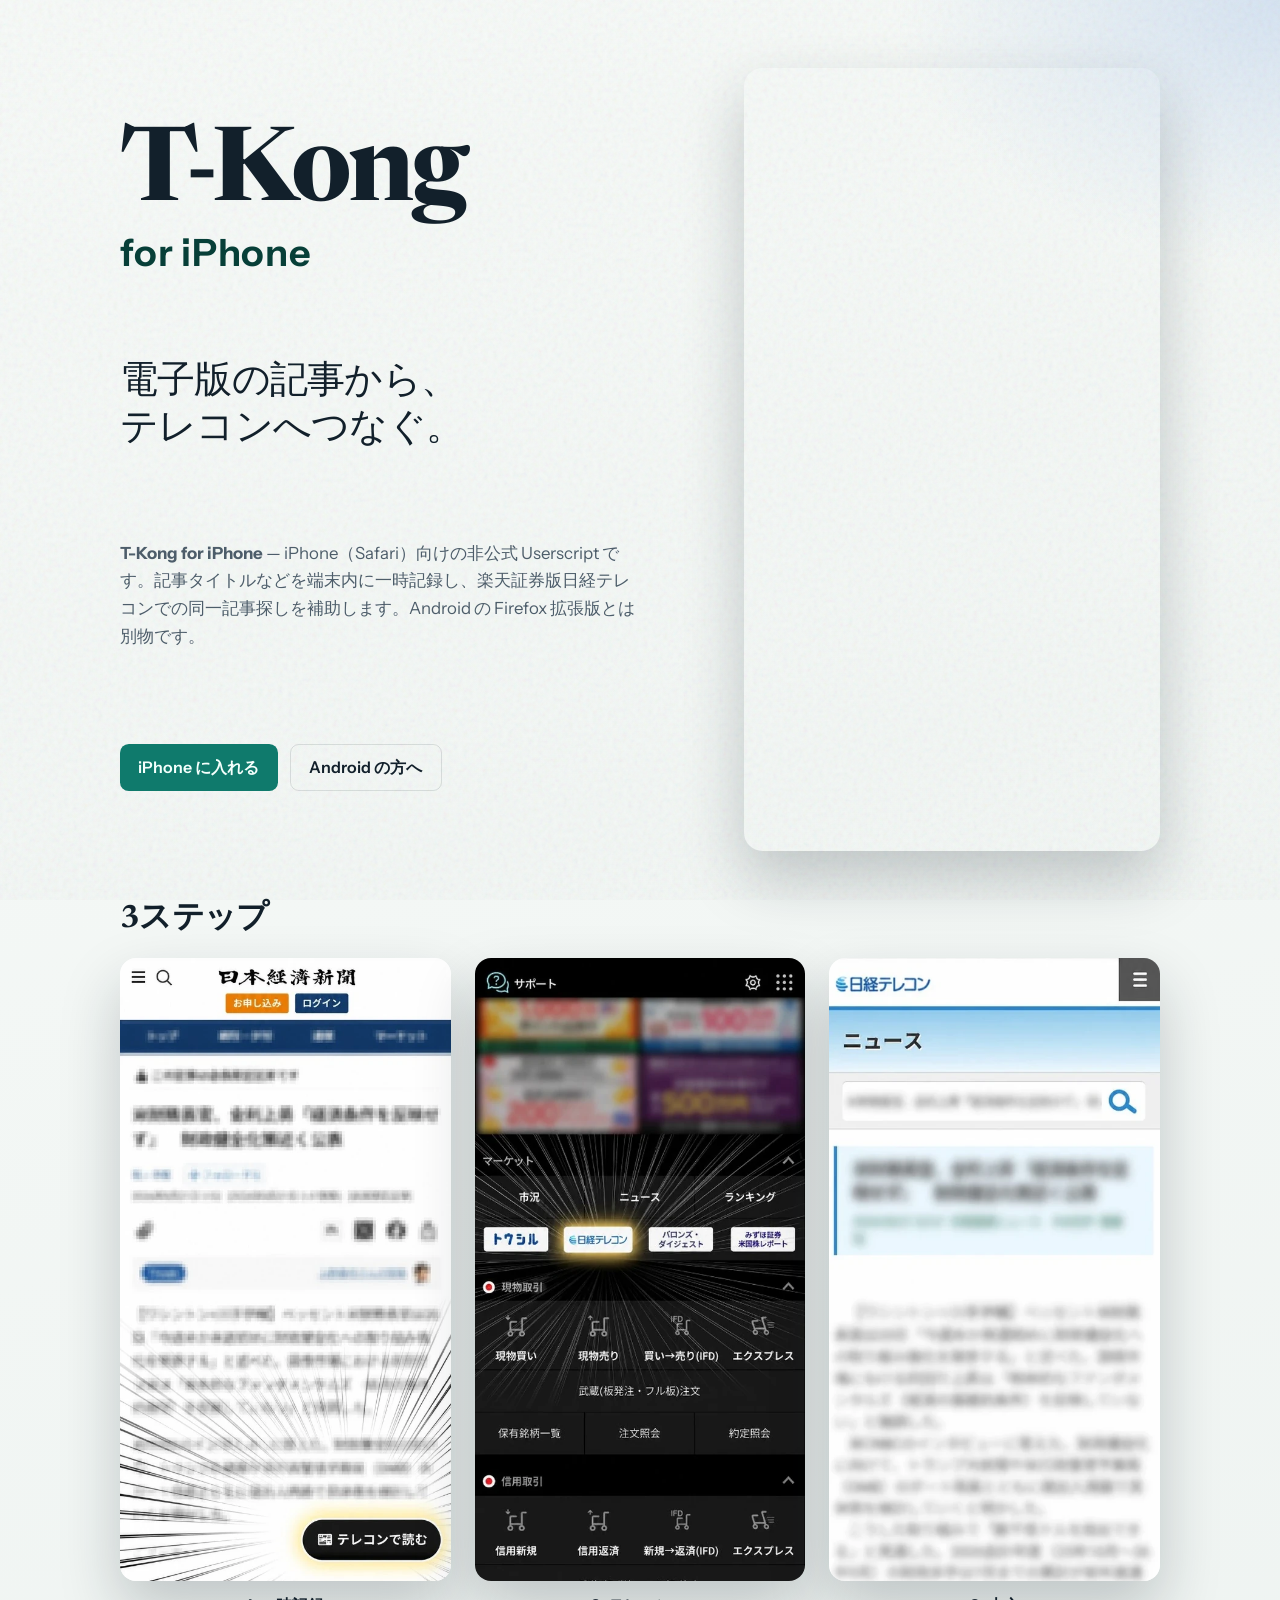
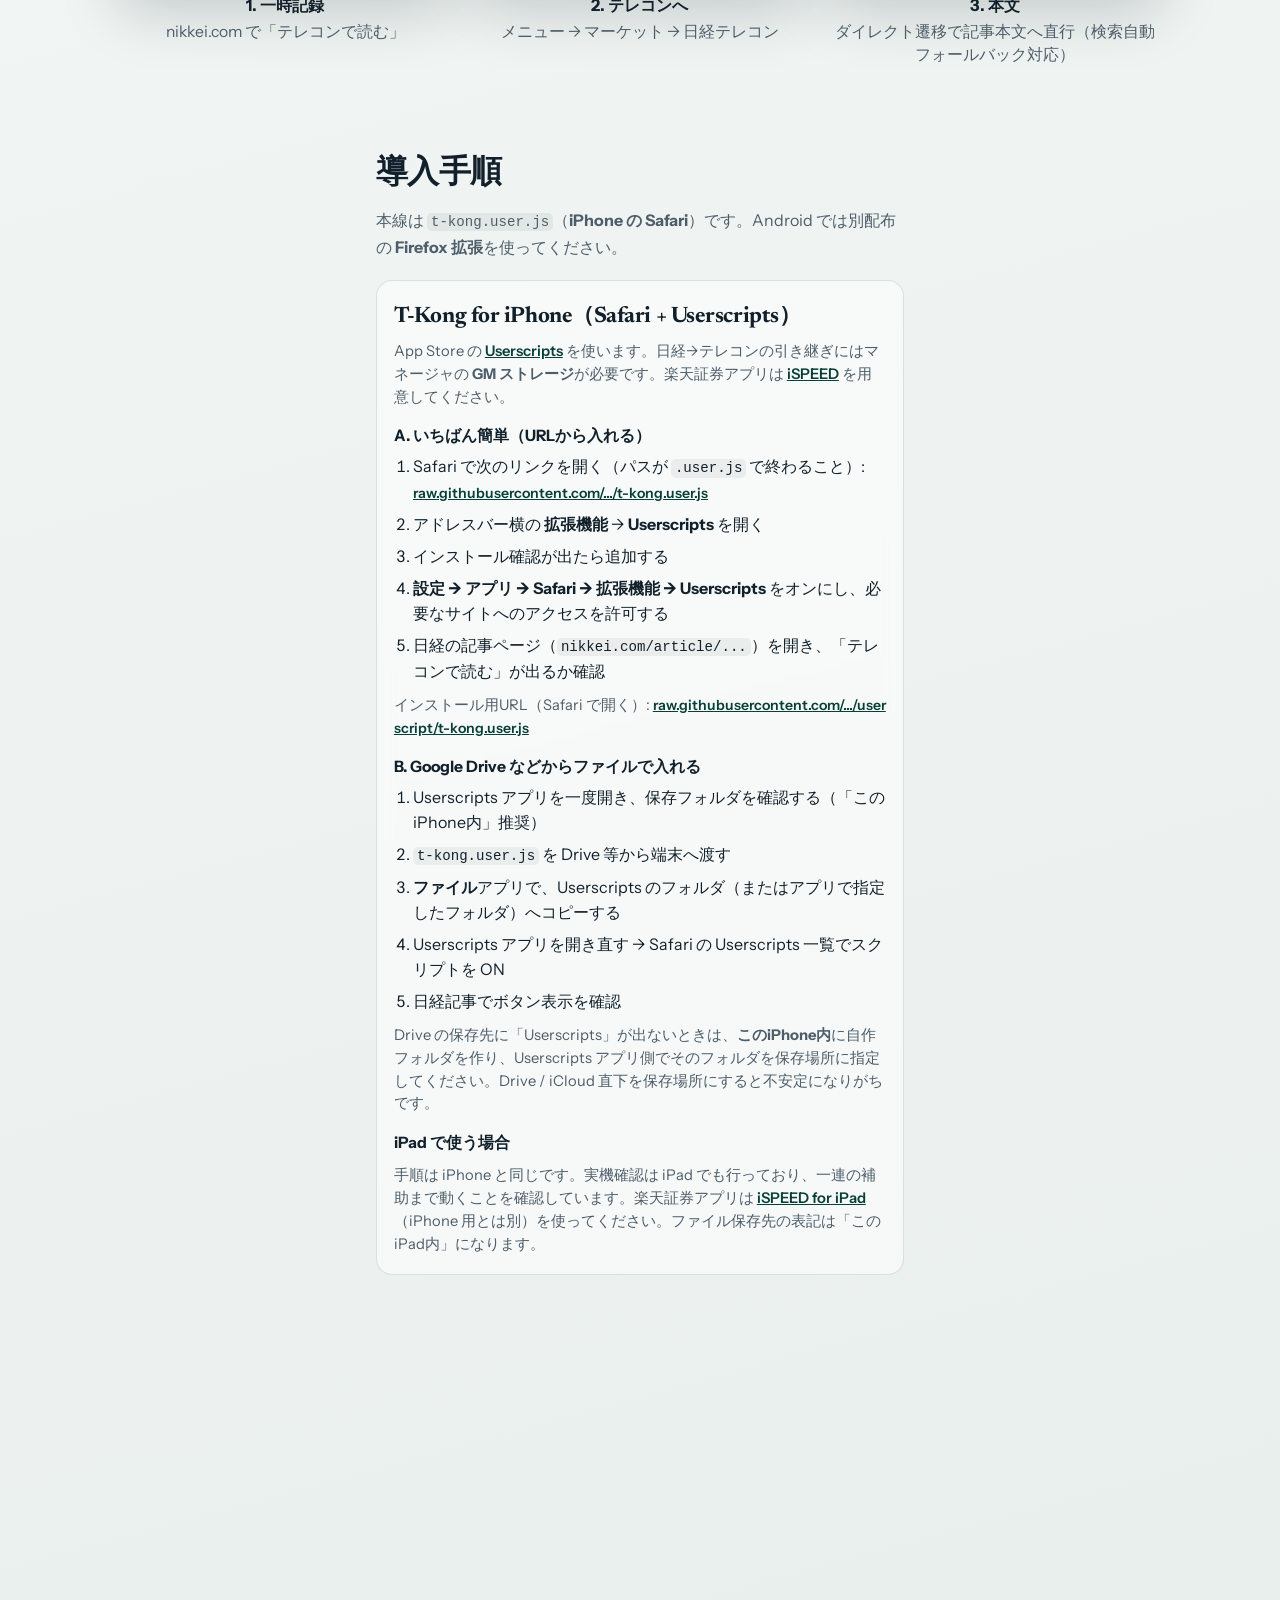
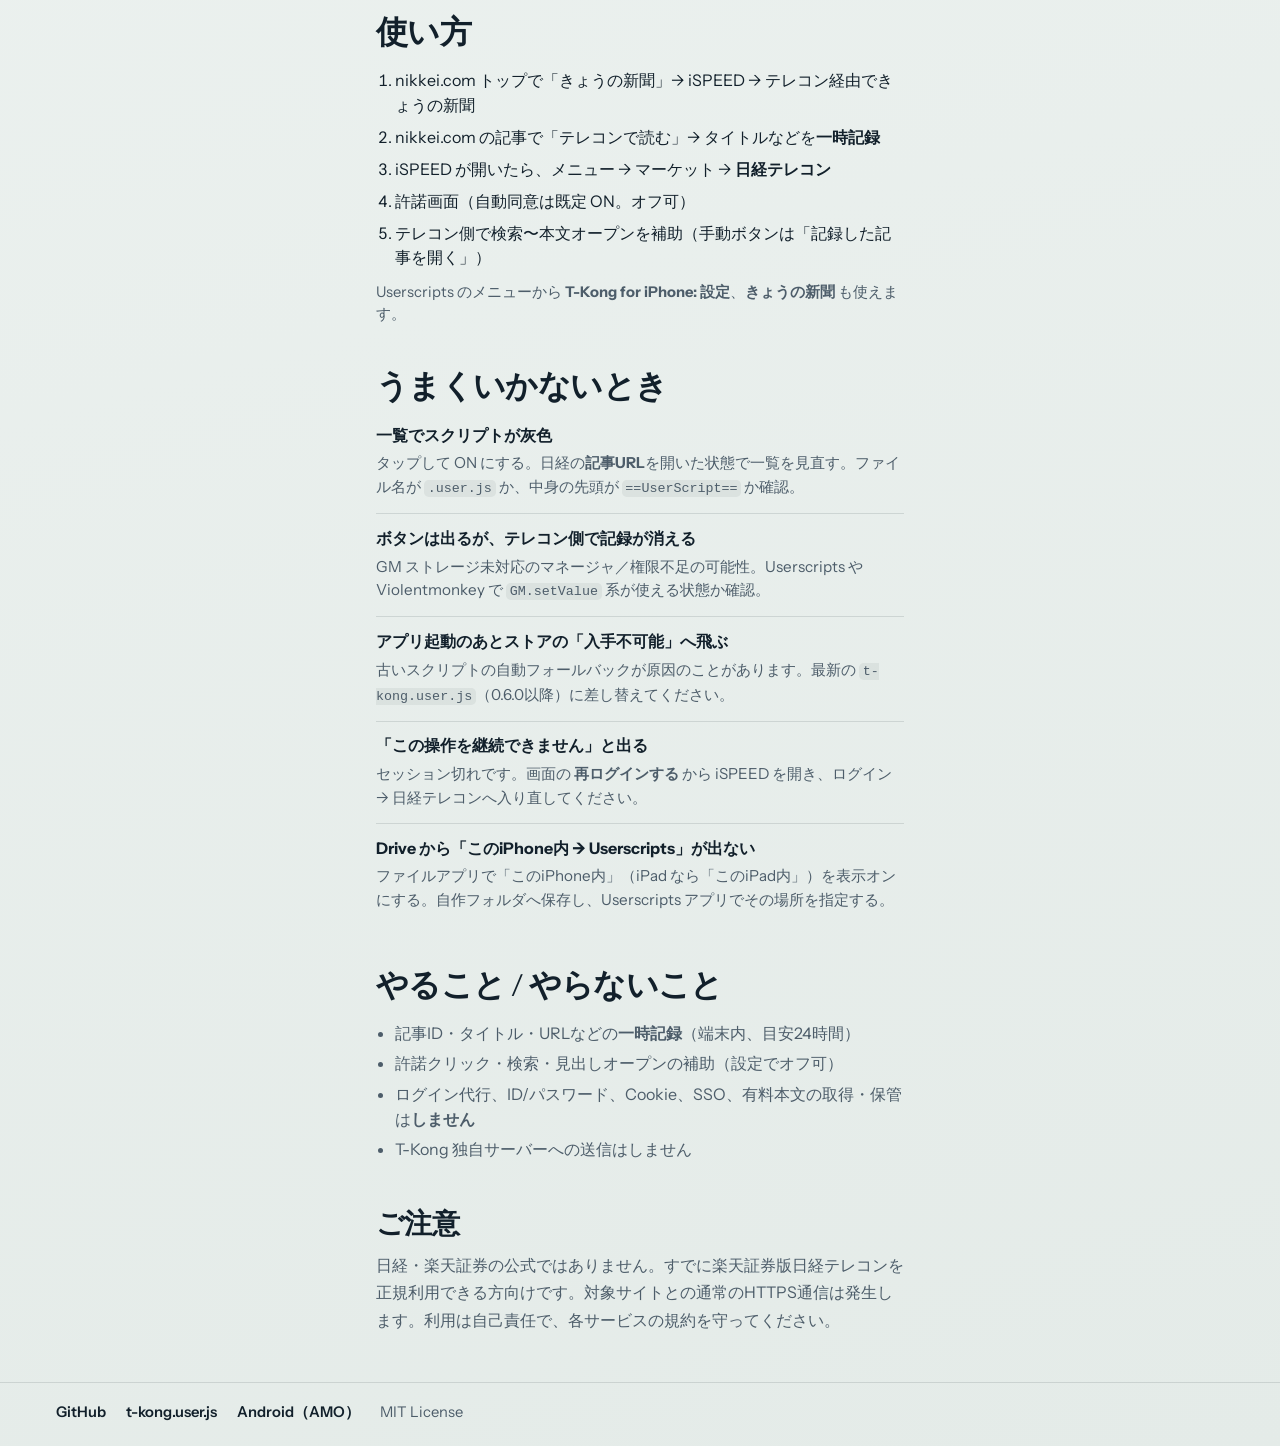
<file: docs/index.html>
<!DOCTYPE html>
<html lang="ja">
  <head>
    <meta charset="utf-8" />
    <meta name="viewport" content="width=device-width, initial-scale=1" />
    <title>T-Kong for iPhone — 導入サポート</title>
    <meta
      name="description"
      content="iPhoneのSafari向け非公式Userscript。日経記事の手がかりを一時記録し、楽天証券版日経テレコンでの同一記事探しを補助。AndroidはFirefox拡張を推奨。"
    />
    <link rel="preconnect" href="https://fonts.googleapis.com" />
    <link rel="preconnect" href="https://fonts.gstatic.com" crossorigin />
    <link
      href="https://fonts.googleapis.com/css2?family=Instrument+Sans:wght@400;600;700&family=Newsreader:opsz,wght@6..72,500;6..72,700&display=swap"
      rel="stylesheet"
    />
    <link rel="stylesheet" href="styles.css" />
    <link rel="icon" href="icon-48.png" />
    <script async src="https://www.googletagmanager.com/gtag/js?id=G-XTFW2QY3KK"></script>
    <script src="https://ayamoke.github.io/assets/analytics.js"></script>
  </head>
  <body>
    <div class="grain" aria-hidden="true"></div>

    <header class="hero">
      <p class="brand">T-Kong</p>
      <p class="brand-sub">for iPhone</p>
      <h1 class="tagline">電子版の記事から、<br />テレコンへつなぐ。</h1>
      <div class="hero-visual">
        <picture>
          <source
            media="(max-width: 859px)"
            srcset="media/hero-mobile.webp"
            type="image/webp"
          />
          <img
            class="hero-shot"
            src="media/hero.webp"
            width="544"
            height="1024"
            alt="「テレコンで読む」ボタンが目立って表示された日経記事画面"
            decoding="async"
            fetchpriority="high"
          />
        </picture>
      </div>
      <p class="lead">
        <strong>T-Kong for iPhone</strong> — iPhone（Safari）向けの非公式 Userscript です。記事タイトルなどを端末内に一時記録し、楽天証券版日経テレコンでの同一記事探しを補助します。Android の Firefox 拡張版とは別物です。
      </p>
      <div class="actions">
        <a class="btn primary" href="#install-ios">iPhone に入れる</a>
        <a class="btn ghost" href="#install-android">Android の方へ</a>
      </div>
    </header>

    <section class="flow" aria-label="使い方の流れ">
      <h2 class="flow-title">3ステップ</h2>
      <ol class="flow-list">
        <li class="flow-item">
          <figure>
            <img
              src="media/step-1.webp"
              width="544"
              height="1024"
              alt="「テレコンで読む」ボタンが強調表示された画面"
              loading="lazy"
              decoding="async"
            />
            <figcaption>
              <strong>1. 一時記録</strong>
              nikkei.com で「テレコンで読む」
            </figcaption>
          </figure>
        </li>
        <li class="flow-item">
          <figure>
            <img
              src="media/step-2.webp"
              width="544"
              height="1024"
              alt="iSPEEDのマーケット画面で日経テレコンが強調されている様子"
              loading="lazy"
              decoding="async"
            />
            <figcaption>
              <strong>2. テレコンへ</strong>
              メニュー → マーケット → 日経テレコン
            </figcaption>
          </figure>
        </li>
        <li class="flow-item">
          <figure>
            <img
              src="media/step-3.webp"
              width="544"
              height="1024"
              alt="日経テレコンのニュース画面（本文はぼかし）"
              loading="lazy"
              decoding="async"
            />
            <figcaption>
              <strong>3. 本文</strong>
              ダイレクト遷移で記事本文へ直行（検索自動フォールバック対応）
            </figcaption>
          </figure>
        </li>
      </ol>
    </section>

    <section class="guide" id="install">
      <h2 class="guide-title">導入手順</h2>
      <p class="guide-lead">
        本線は <code>t-kong.user.js</code>（<strong>iPhone の Safari</strong>）です。Android では別配布の
        <strong>Firefox 拡張</strong>を使ってください。
      </p>

      <article class="guide-card" id="install-ios">
        <h3>T-Kong for iPhone（Safari + Userscripts）</h3>
        <p class="guide-note">
          App Store の
          <a href="https://apps.apple.com/app/userscripts/id1463298887">Userscripts</a>
          を使います。日経→テレコンの引き継ぎにはマネージャの <strong>GM ストレージ</strong>が必要です。楽天証券アプリは
          <a href="https://apps.apple.com/jp/app/ispeed-%E6%A5%BD%E5%A4%A9%E8%A8%BC%E5%88%B8%E3%81%AE%E6%A0%AA%E3%82%A2%E3%83%97%E3%83%AA/id389339704">iSPEED</a>
          を用意してください。
        </p>

        <h4>A. いちばん簡単（URLから入れる）</h4>
        <ol class="guide-steps">
          <li>
            Safari で次のリンクを開く（パスが <code>.user.js</code> で終わること）:<br />
            <a
              class="mono-link"
              href="https://raw.githubusercontent.com/AyaMoke/T-Kong-iPhone/main/userscript/t-kong.user.js"
              >raw.githubusercontent.com/.../t-kong.user.js</a
            >
          </li>
          <li>アドレスバー横の <strong>拡張機能</strong> → <strong>Userscripts</strong> を開く</li>
          <li>インストール確認が出たら追加する</li>
          <li>
            <strong>設定 → アプリ → Safari → 拡張機能 → Userscripts</strong> をオンにし、必要なサイトへのアクセスを許可する
          </li>
          <li>
            日経の記事ページ（<code>nikkei.com/article/...</code>）を開き、「テレコンで読む」が出るか確認
          </li>
        </ol>
        <p class="guide-note">
          インストール用URL（Safari で開く）:
          <a
            class="mono-link"
            href="https://raw.githubusercontent.com/AyaMoke/T-Kong-iPhone/main/userscript/t-kong.user.js"
            >raw.githubusercontent.com/.../userscript/t-kong.user.js</a
          >
        </p>

        <h4>B. Google Drive などからファイルで入れる</h4>
        <ol class="guide-steps">
          <li>Userscripts アプリを一度開き、保存フォルダを確認する（「このiPhone内」推奨）</li>
          <li><code>t-kong.user.js</code> を Drive 等から端末へ渡す</li>
          <li>
            <strong>ファイル</strong>アプリで、Userscripts のフォルダ（またはアプリで指定したフォルダ）へコピーする
          </li>
          <li>Userscripts アプリを開き直す → Safari の Userscripts 一覧でスクリプトを ON</li>
          <li>日経記事でボタン表示を確認</li>
        </ol>
        <p class="guide-note">
          Drive の保存先に「Userscripts」が出ないときは、<strong>このiPhone内</strong>に自作フォルダを作り、Userscripts アプリ側でそのフォルダを保存場所に指定してください。Drive / iCloud 直下を保存場所にすると不安定になりがちです。
        </p>

        <h4>iPad で使う場合</h4>
        <p class="guide-note">
          手順は iPhone と同じです。実機確認は iPad でも行っており、一連の補助まで動くことを確認しています。楽天証券アプリは
          <a href="https://apps.apple.com/jp/app/ispeed-for-ipad-%E6%A5%BD%E5%A4%A9%E8%A8%BC%E5%88%B8%E3%81%AE%E6%A0%AA%E3%82%A2%E3%83%97%E3%83%AA/id421798565">iSPEED for iPad</a>
          （iPhone 用とは別）を使ってください。ファイル保存先の表記は「このiPad内」になります。
        </p>
      </article>

      <article class="guide-card" id="install-android">
        <h3>Android — Firefox 拡張を推奨</h3>
        <p class="guide-note">
          Android では Userscript より、配布済みの
          <strong>Firefox for Android 拡張（AMO）</strong>の方が向いています。インストールも更新も楽です。
        </p>
        <ol class="guide-steps">
          <li>端末に <strong>Firefox</strong> を入れる（目安: 142 以降）</li>
          <li>
            スマホの Firefox で
            <a href="https://addons.mozilla.org/ja/android/addon/t-kong/">T-Kong（AMO）</a>
            を開き、<strong>Firefox へ追加</strong>
          </li>
          <li>日経記事で「テレコンで読む」が出るか確認</li>
        </ol>
        <p class="guide-note">
          既定ブラウザを Firefox にしておくと、Discover などからも記事が Firefox 側に渡りやすくなります。
        </p>
      </article>
    </section>

    <section class="guide" id="usage">
      <h2 class="guide-title">使い方</h2>
      <ol class="guide-steps">
        <li>nikkei.com トップで「きょうの新聞」→ iSPEED → テレコン経由できょうの新聞</li>
        <li>nikkei.com の記事で「テレコンで読む」→ タイトルなどを<strong>一時記録</strong></li>
        <li>iSPEED が開いたら、メニュー → マーケット → <strong>日経テレコン</strong></li>
        <li>許諾画面（自動同意は既定 ON。オフ可）</li>
        <li>テレコン側で検索〜本文オープンを補助（手動ボタンは「記録した記事を開く」）</li>
      </ol>
      <p class="guide-note">
        Userscripts のメニューから <strong>T-Kong for iPhone: 設定</strong>、<strong>きょうの新聞</strong> も使えます。
      </p>
    </section>

    <section class="guide" id="trouble">
      <h2 class="guide-title">うまくいかないとき</h2>
      <dl class="trouble">
        <div>
          <dt>一覧でスクリプトが灰色</dt>
          <dd>
            タップして ON にする。日経の<strong>記事URL</strong>を開いた状態で一覧を見直す。ファイル名が
            <code>.user.js</code> か、中身の先頭が <code>==UserScript==</code> か確認。
          </dd>
        </div>
        <div>
          <dt>ボタンは出るが、テレコン側で記録が消える</dt>
          <dd>
            GM ストレージ未対応のマネージャ／権限不足の可能性。Userscripts や Violentmonkey で
            <code>GM.setValue</code> 系が使える状態か確認。
          </dd>
        </div>
        <div>
          <dt>アプリ起動のあとストアの「入手不可能」へ飛ぶ</dt>
          <dd>
            古いスクリプトの自動フォールバックが原因のことがあります。最新の
            <code>t-kong.user.js</code>（0.6.0以降）に差し替えてください。
          </dd>
        </div>
        <div>
          <dt>「この操作を継続できません」と出る</dt>
          <dd>
            セッション切れです。画面の <strong>再ログインする</strong> から iSPEED
            を開き、ログイン → 日経テレコンへ入り直してください。
          </dd>
        </div>
        <div>
          <dt>Drive から「このiPhone内 → Userscripts」が出ない</dt>
          <dd>
            ファイルアプリで「このiPhone内」（iPad なら「このiPad内」）を表示オンにする。自作フォルダへ保存し、Userscripts
            アプリでその場所を指定する。
          </dd>
        </div>
      </dl>
    </section>

    <section class="guide" id="privacy">
      <h2 class="guide-title">やること / やらないこと</h2>
      <ul class="guide-list">
        <li>記事ID・タイトル・URLなどの<strong>一時記録</strong>（端末内、目安24時間）</li>
        <li>許諾クリック・検索・見出しオープンの補助（設定でオフ可）</li>
        <li>ログイン代行、ID/パスワード、Cookie、SSO、有料本文の取得・保管は<strong>しません</strong></li>
        <li>T-Kong 独自サーバーへの送信はしません</li>
      </ul>
    </section>

    <section class="note">
      <h2>ご注意</h2>
      <p>
        日経・楽天証券の公式ではありません。すでに楽天証券版日経テレコンを正規利用できる方向けです。対象サイトとの通常のHTTPS通信は発生します。利用は自己責任で、各サービスの規約を守ってください。
      </p>
    </section>

    <footer>
      <a href="https://github.com/AyaMoke/T-Kong-iPhone">GitHub</a>
      <a href="https://github.com/AyaMoke/T-Kong-iPhone/blob/main/userscript/t-kong.user.js">t-kong.user.js</a>
      <a href="https://addons.mozilla.org/ja/android/addon/t-kong/">Android（AMO）</a>
      <span>MIT License</span>
    </footer>

    <script src="main.js"></script>
  </body>
</html>
</file>
<file: docs/styles.css>
:root {
  --ink: #12202b;
  --muted: #4d5d6a;
  --paper: #eef3f1;
  --panel: rgba(255, 255, 255, 0.55);
  --line: rgba(18, 32, 43, 0.12);
  --accent: #0f7a6c;
  --accent-ink: #073f38;
  --glow: #9fd7c8;
  --phone-shadow: 0 28px 60px rgba(18, 32, 43, 0.22);
}

* {
  box-sizing: border-box;
}

html,
body {
  margin: 0;
  min-height: 100%;
}

body {
  color: var(--ink);
  font-family: "Instrument Sans", sans-serif;
  background:
    radial-gradient(900px 520px at 12% -10%, var(--glow), transparent 60%),
    radial-gradient(700px 480px at 100% 0%, #d7e4f2, transparent 55%),
    linear-gradient(165deg, #f7faf8 0%, var(--paper) 45%, #e4ebe8 100%);
  overflow-x: hidden;
}

.grain {
  pointer-events: none;
  position: fixed;
  inset: 0;
  opacity: 0.18;
  background-image: url("data:image/svg+xml,%3Csvg viewBox='0 0 200 200' xmlns='http://www.w3.org/2000/svg'%3E%3Cfilter id='n'%3E%3CfeTurbulence type='fractalNoise' baseFrequency='0.9' numOctaves='3' stitchTiles='stitch'/%3E%3C/filter%3E%3Crect width='100%25' height='100%25' filter='url(%23n)' opacity='0.55'/%3E%3C/svg%3E");
  mix-blend-mode: multiply;
  z-index: 0;
}

.hero,
.flow,
.strip,
.guide,
.note,
footer {
  position: relative;
  z-index: 1;
}

.hero {
  min-height: 100svh;
  display: grid;
  align-items: center;
  gap: 0.85rem 1.5rem;
  padding: clamp(1.5rem, 5vw, 3.5rem);
  max-width: 72rem;
  margin: 0 auto;
  grid-template-columns: 1fr;
}

.hero-copy {
  max-width: 34rem;
}

.brand {
  margin: 0;
  font-family: "Newsreader", serif;
  font-size: clamp(3.4rem, 12vw, 6.4rem);
  font-weight: 700;
  letter-spacing: -0.04em;
  line-height: 0.92;
  opacity: 0;
  transform: translateY(18px);
  animation: rise 0.9s cubic-bezier(0.2, 0.8, 0.2, 1) 0.05s forwards;
}

.brand-sub {
  margin: 0.15rem 0 0;
  font-family: "Instrument Sans", sans-serif;
  font-size: clamp(1.55rem, 5.5vw, 2.35rem);
  font-weight: 650;
  letter-spacing: 0.02em;
  line-height: 1.1;
  color: var(--accent-ink);
  opacity: 0;
  transform: translateY(14px);
  animation: rise 0.9s cubic-bezier(0.2, 0.8, 0.2, 1) 0.12s forwards;
}

.tagline {
  margin: 0 0 0.35rem;
  font-family: "Newsreader", serif;
  font-size: clamp(1.55rem, 4.4vw, 2.35rem);
  font-weight: 500;
  line-height: 1.25;
  letter-spacing: -0.02em;
  opacity: 0;
  transform: translateY(18px);
  animation: rise 0.9s cubic-bezier(0.2, 0.8, 0.2, 1) 0.18s forwards;
}

.lead {
  margin: 0;
  max-width: 34rem;
  color: var(--muted);
  font-size: 1.05rem;
  line-height: 1.65;
  opacity: 0;
  transform: translateY(18px);
  animation: rise 0.9s cubic-bezier(0.2, 0.8, 0.2, 1) 0.32s forwards;
}

.actions {
  display: flex;
  flex-wrap: wrap;
  gap: 0.75rem;
  margin-top: 0.35rem;
  opacity: 0;
  transform: translateY(18px);
  animation: rise 0.9s cubic-bezier(0.2, 0.8, 0.2, 1) 0.46s forwards;
}

.btn {
  display: inline-flex;
  align-items: center;
  justify-content: center;
  min-height: 2.85rem;
  padding: 0.7rem 1.15rem;
  border-radius: 0.55rem;
  text-decoration: none;
  font-weight: 600;
  transition: transform 0.18s ease, background 0.18s ease, color 0.18s ease;
}

.btn:hover {
  transform: translateY(-1px);
}

.btn:active {
  transform: translateY(1px);
}

.btn.primary {
  background: var(--accent);
  color: #f4fffc;
}

.btn.primary:hover {
  background: var(--accent-ink);
}

.btn.ghost {
  background: transparent;
  color: var(--ink);
  border: 1px solid var(--line);
}

.btn.ghost:hover {
  background: var(--panel);
}

.hero-visual {
  justify-self: center;
  width: min(100%, 22rem);
  opacity: 0;
  transform: translateY(28px) scale(0.98);
  animation: rise-soft 1.05s cubic-bezier(0.2, 0.8, 0.2, 1) 0.28s forwards;
}

.hero-visual picture {
  display: block;
}

.hero-shot {
  display: block;
  width: 100%;
  height: auto;
  border-radius: 1.15rem;
  box-shadow: var(--phone-shadow);
  object-fit: cover;
  object-position: top center;
}

.flow {
  padding: 0 clamp(1.5rem, 5vw, 3.5rem) 2rem;
  max-width: 72rem;
  margin: 0 auto;
}

.flow-title {
  margin: 0 0 1.25rem;
  font-family: "Newsreader", serif;
  font-size: clamp(1.55rem, 4.5vw, 2rem);
  letter-spacing: -0.02em;
  color: var(--ink);
  font-weight: 700;
  line-height: 1.2;
}

.flow-list {
  list-style: none;
  margin: 0;
  padding: 0;
  display: grid;
  gap: 1.75rem;
}

.flow-item {
  margin: 0;
  opacity: 0;
  transform: translateY(16px);
}

.flow-item.is-in {
  animation: rise 0.75s cubic-bezier(0.2, 0.8, 0.2, 1) forwards;
}

.flow-item figure {
  margin: 0;
}

.flow-item img {
  display: block;
  width: 100%;
  max-width: 18rem;
  margin: 0 auto;
  height: auto;
  border-radius: 1rem;
  box-shadow: var(--phone-shadow);
}

.flow-item figcaption {
  margin-top: 0.85rem;
  text-align: center;
  color: var(--muted);
  font-size: 0.98rem;
  line-height: 1.45;
}

.flow-item figcaption strong {
  display: block;
  margin-bottom: 0.2rem;
  color: var(--ink);
  font-size: 1.02rem;
}

.strip {
  display: grid;
  gap: 1rem;
  padding: 0 clamp(1.5rem, 5vw, 3.5rem) 1.25rem;
  max-width: 52rem;
  margin: 0 auto;
}

.strip p {
  margin: 0;
  padding: 0.95rem 0;
  border-top: 1px solid var(--line);
  color: var(--muted);
  font-size: 1rem;
  opacity: 0;
  transform: translateX(-10px);
}

.strip p.is-in {
  animation: slide 0.7s cubic-bezier(0.2, 0.8, 0.2, 1) forwards;
}

.strip strong {
  display: inline-block;
  min-width: 3.5rem;
  margin-right: 0.85rem;
  color: var(--ink);
}

.note {
  margin: 0 auto 3rem;
  padding: 0.25rem clamp(1.5rem, 5vw, 3.5rem) 0;
  max-width: 40rem;
}

.guide {
  position: relative;
  z-index: 1;
  margin: 0 auto 2.75rem;
  padding: 0 clamp(1.5rem, 5vw, 3.5rem);
  max-width: 40rem;
}

#install.guide {
  padding-top: 2.75rem;
  margin-top: 0.75rem;
}

.guide-title {
  margin: 0 0 0.85rem;
  font-family: "Newsreader", serif;
  font-size: clamp(1.55rem, 4.5vw, 2rem);
  letter-spacing: -0.02em;
  color: var(--ink);
  font-weight: 700;
  line-height: 1.2;
}

.guide-lead {
  margin: 0 0 1.25rem;
  color: var(--muted);
  line-height: 1.65;
}

.guide-card {
  margin: 0 0 1.25rem;
  padding: 1.1rem 1.05rem 1.15rem;
  border: 1px solid var(--line);
  border-radius: 1rem;
  background: var(--panel);
  backdrop-filter: blur(8px);
  opacity: 0;
  transform: translateY(14px);
}

.guide-card.is-in {
  animation: rise 0.75s cubic-bezier(0.2, 0.8, 0.2, 1) forwards;
}

.guide-card h3 {
  margin: 0 0 0.55rem;
  font-size: clamp(1.2rem, 3.5vw, 1.4rem);
  font-family: "Newsreader", serif;
  font-weight: 700;
  letter-spacing: -0.02em;
}

.guide-card h4 {
  margin: 1.1rem 0 0.45rem;
  font-size: 0.98rem;
  color: var(--ink);
}

.guide-note {
  margin: 0.65rem 0 0;
  color: var(--muted);
  font-size: 0.92rem;
  line-height: 1.55;
}

.guide-note a,
.guide-card a {
  color: var(--accent-ink);
  font-weight: 600;
}

.guide-steps {
  margin: 0.35rem 0 0;
  padding-left: 1.2rem;
  color: var(--ink);
  line-height: 1.55;
}

.guide-steps li {
  margin: 0.45rem 0;
}

.guide-list {
  margin: 0.35rem 0 0;
  padding-left: 1.2rem;
  color: var(--muted);
  line-height: 1.55;
}

.guide-list li {
  margin: 0.35rem 0;
}

.mono-link {
  word-break: break-all;
  font-size: 0.88rem;
}

code {
  font-family: ui-monospace, SFMono-Regular, Menlo, Consolas, monospace;
  font-size: 0.88em;
  padding: 0.08em 0.28em;
  border-radius: 0.3rem;
  background: rgba(18, 32, 43, 0.06);
}

.trouble {
  margin: 0;
}

.trouble > div {
  padding: 0.85rem 0;
  border-top: 1px solid var(--line);
}

.trouble > div:first-child {
  border-top: 0;
  padding-top: 0.15rem;
}

.trouble dt {
  margin: 0 0 0.3rem;
  font-weight: 700;
  color: var(--ink);
}

.trouble dd {
  margin: 0;
  color: var(--muted);
  line-height: 1.55;
  font-size: 0.95rem;
}

.note h2 {
  margin: 0 0 0.55rem;
  font-family: "Newsreader", serif;
  font-size: clamp(1.35rem, 4vw, 1.75rem);
  letter-spacing: -0.02em;
  color: var(--ink);
  font-weight: 700;
  line-height: 1.2;
}

.note p {
  margin: 0;
  color: var(--muted);
  line-height: 1.7;
}

footer {
  display: flex;
  flex-wrap: wrap;
  gap: 0.75rem 1.25rem;
  padding: 1.25rem clamp(1.5rem, 5vw, 3.5rem) 2rem;
  border-top: 1px solid var(--line);
  color: var(--muted);
  font-size: 0.92rem;
}

footer a {
  color: var(--ink);
  text-decoration: none;
  font-weight: 600;
}

footer a:hover {
  text-decoration: underline;
}

@keyframes rise {
  to {
    opacity: 1;
    transform: translateY(0);
  }
}

@keyframes rise-soft {
  to {
    opacity: 1;
    transform: translateY(0) scale(1);
  }
}

@keyframes slide {
  to {
    opacity: 1;
    transform: translateX(0);
  }
}

@media (min-width: 860px) {
  .hero {
    grid-template-columns: minmax(0, 1.05fr) minmax(0, 0.95fr);
    grid-template-areas:
      "brand visual"
      "brand-sub visual"
      "tagline visual"
      "lead visual"
      "actions visual";
    column-gap: 2.5rem;
    row-gap: 0.55rem;
    align-items: center;
    padding-block: clamp(1.5rem, 5vw, 3.25rem) clamp(1.25rem, 3vw, 2rem);
  }

  .brand {
    grid-area: brand;
    align-self: end;
    margin-bottom: 0;
  }

  .brand-sub {
    grid-area: brand-sub;
    align-self: start;
    margin-top: 0;
  }

  .tagline {
    grid-area: tagline;
    align-self: start;
    margin: 0;
  }

  .lead {
    grid-area: lead;
    align-self: start;
  }

  .actions {
    grid-area: actions;
    align-self: start;
    margin-top: 0.5rem;
  }

  .hero-visual {
    grid-area: visual;
    width: min(100%, 26rem);
    justify-self: end;
    align-self: center;
  }

  .hero-shot {
    max-height: calc(100svh - 4rem);
    width: auto;
    max-width: 100%;
    margin-left: auto;
  }

  .flow-list {
    grid-template-columns: repeat(3, 1fr);
    gap: 1.5rem;
    align-items: start;
  }

  .flow-item img {
    max-width: none;
  }

  .strip {
    grid-template-columns: repeat(2, 1fr);
    gap: 1.25rem;
    max-width: 72rem;
  }

  .strip p {
    border-top: 0;
    border-left: 1px solid var(--line);
    padding: 0 0 0 1rem;
  }

  .strip p:first-child {
    border-left: 0;
    padding-left: 0;
  }
}

@media (max-width: 859px) {
  .hero {
    min-height: auto;
    padding-top: max(1.25rem, env(safe-area-inset-top));
    padding-bottom: 0.65rem;
    gap: 1.25rem;
  }

  .brand {
    font-size: clamp(2.6rem, 14vw, 3.6rem);
    margin-bottom: 0;
  }

  .brand-sub {
    margin: 0.25rem 0 0.65rem;
    font-size: clamp(1.45rem, 7vw, 2rem);
  }

  .tagline {
    font-size: clamp(1.25rem, 5.5vw, 1.65rem);
  }

  .lead {
    font-size: 0.98rem;
    line-height: 1.55;
  }

  .actions {
    margin-top: 0.15rem;
  }

  .btn {
    flex: 1 1 auto;
    min-width: calc(50% - 0.4rem);
  }

  .hero-visual {
    width: min(100%, 15.5rem);
    justify-self: center;
    margin: 0.15rem 0 0.35rem;
  }

  /* 3ステップは横スワイプで短く見せる */
  .flow {
    padding-inline: 0;
  }

  .flow-title {
    padding-inline: clamp(1.5rem, 5vw, 3.5rem);
  }

  .flow-list {
    display: flex;
    gap: 1rem;
    overflow-x: auto;
    scroll-snap-type: x mandatory;
    -webkit-overflow-scrolling: touch;
    padding: 0.15rem clamp(1.5rem, 5vw, 3.5rem) 0.75rem;
    scrollbar-width: none;
  }

  .flow-list::-webkit-scrollbar {
    display: none;
  }

  .flow-item {
    flex: 0 0 min(72vw, 15.5rem);
    scroll-snap-align: start;
  }

  .flow-item img {
    max-width: none;
    width: 100%;
  }

  .flow-item figcaption {
    font-size: 0.92rem;
  }

  .strip {
    gap: 0;
  }

  .strip p {
    padding: 0.8rem 0;
    font-size: 0.95rem;
  }
}
</file>
